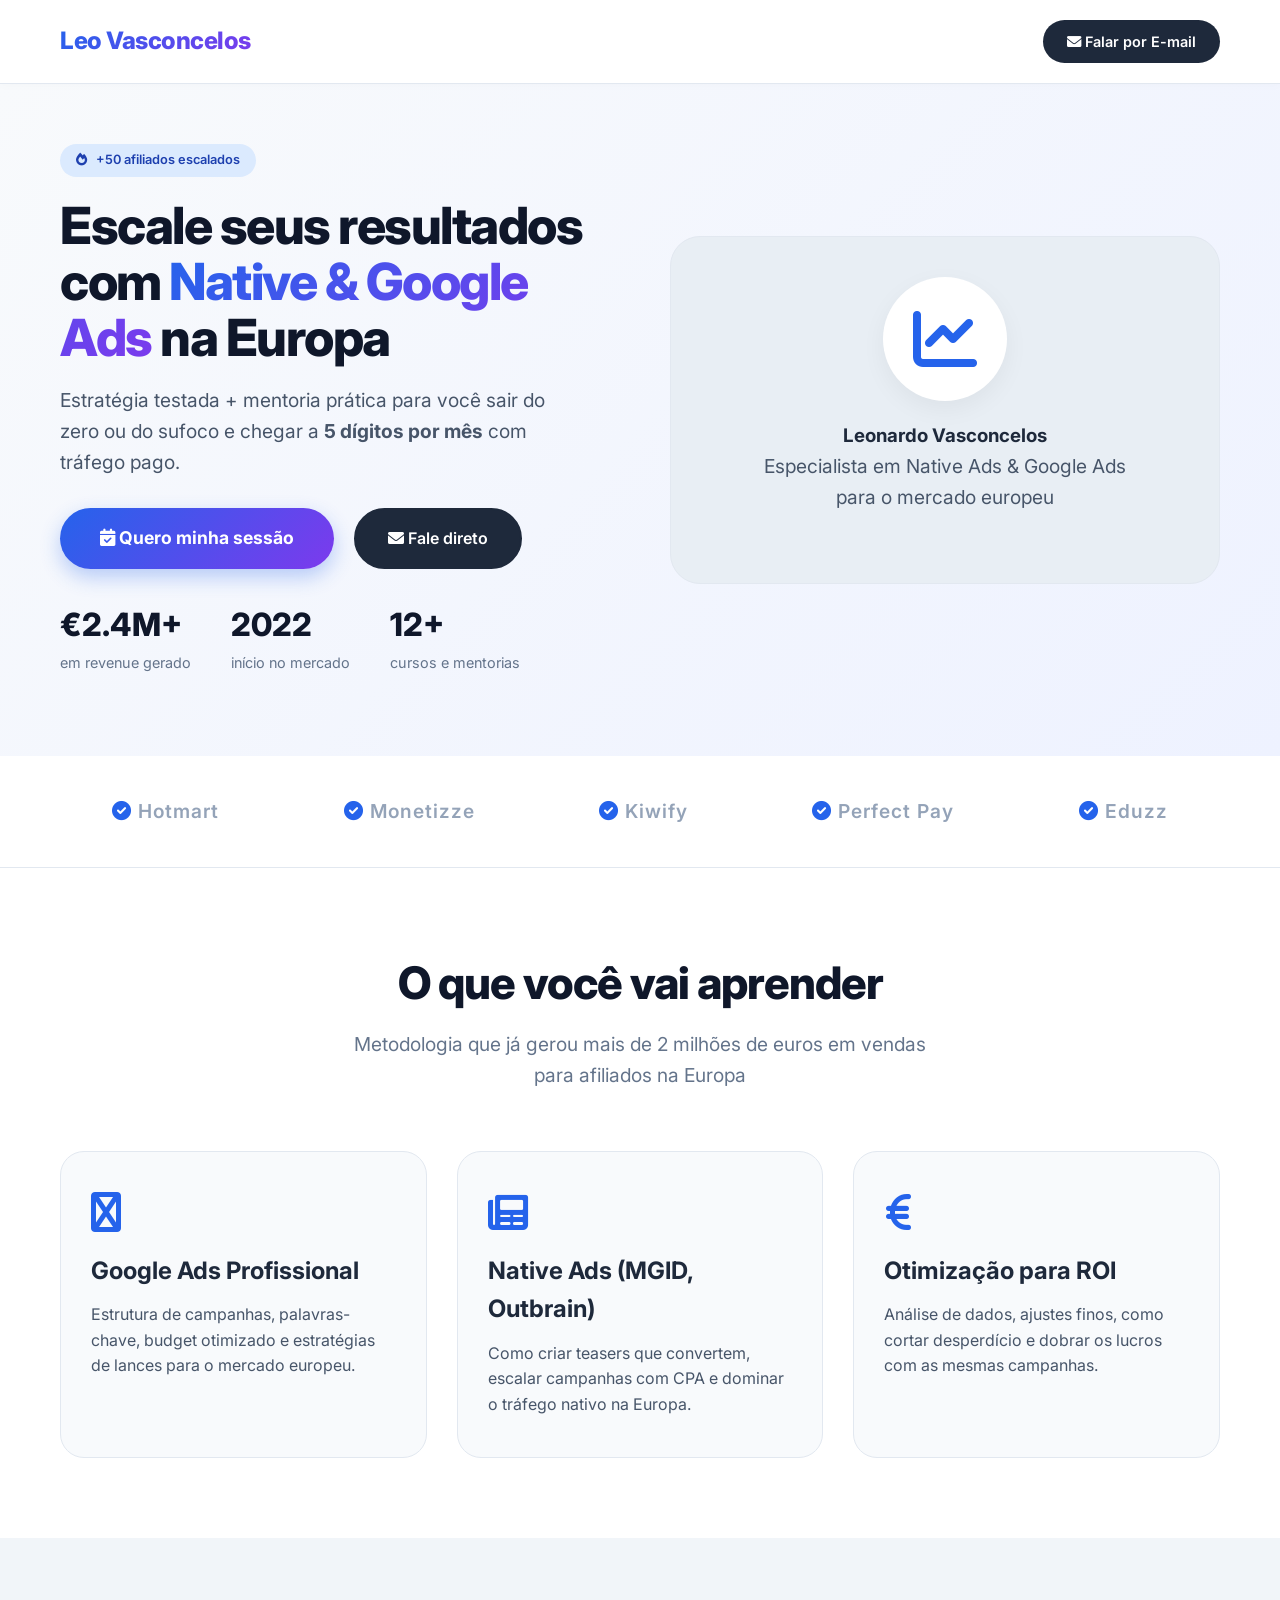
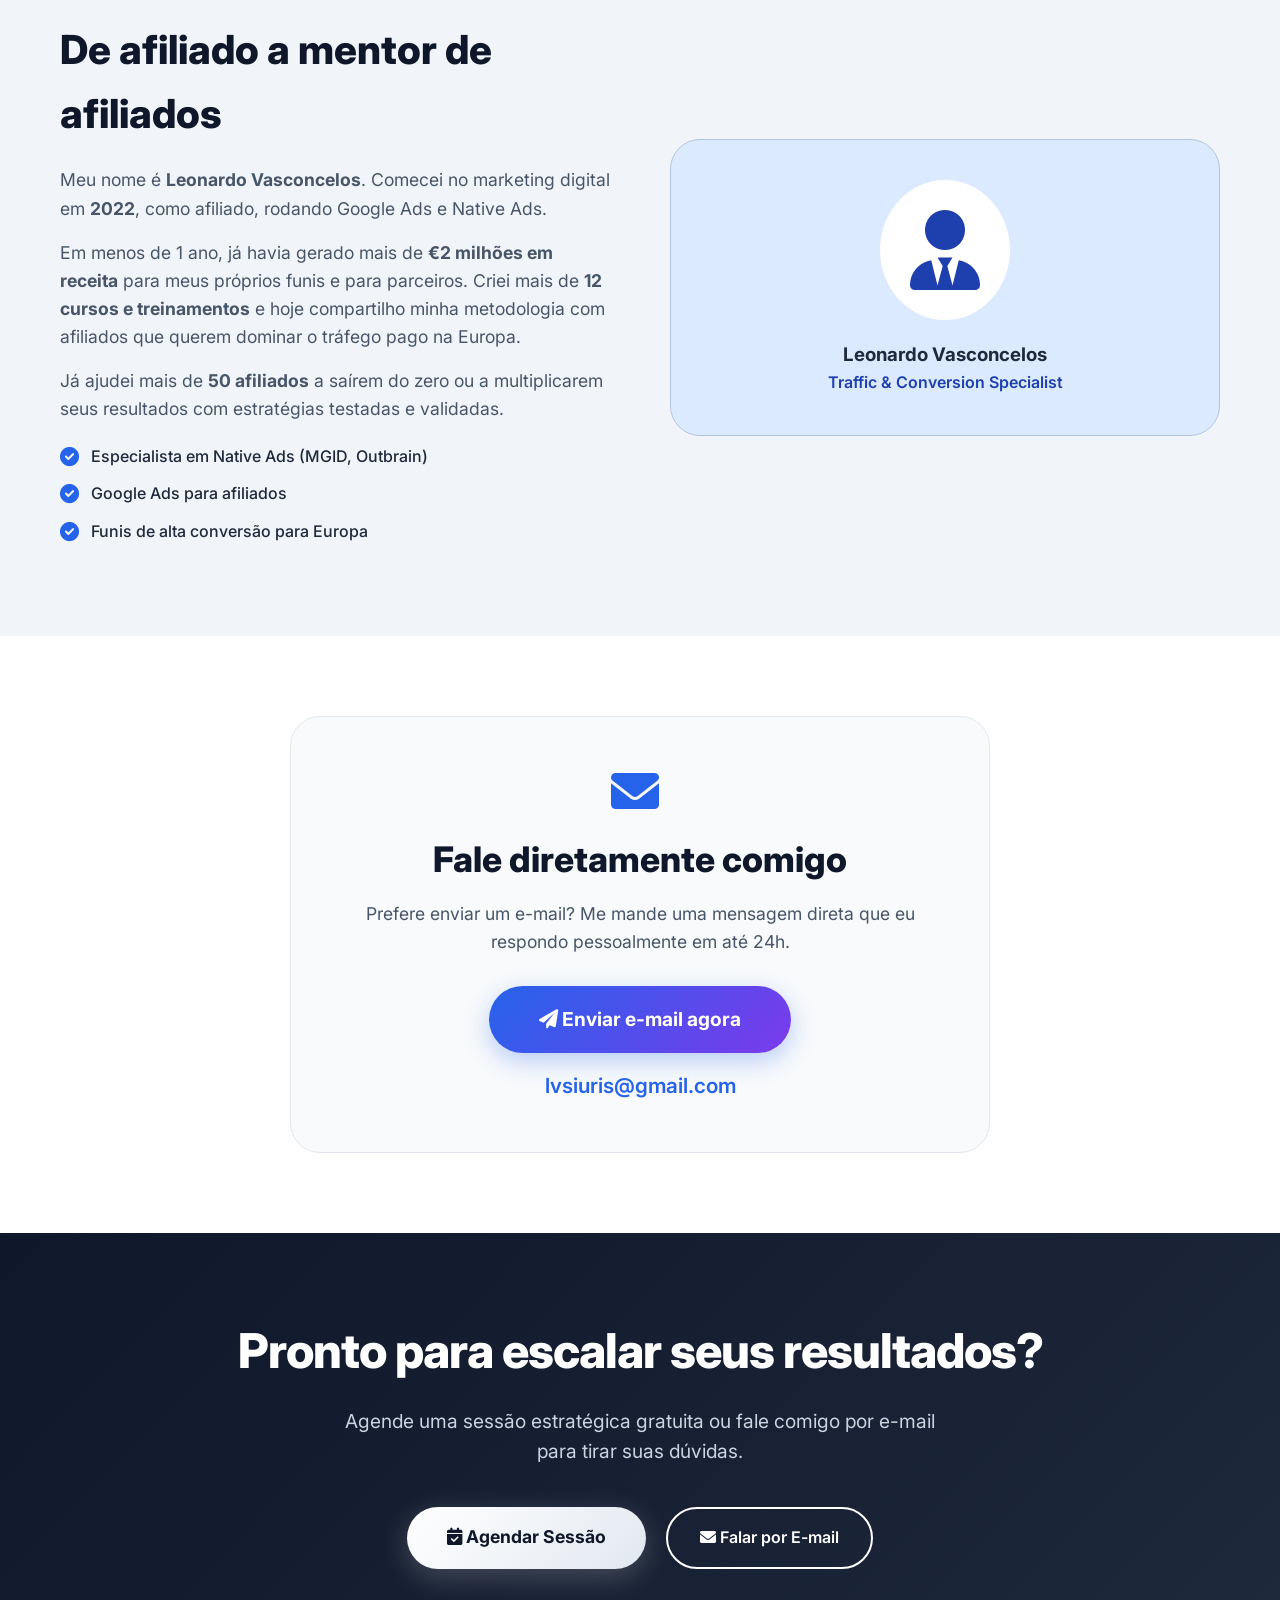
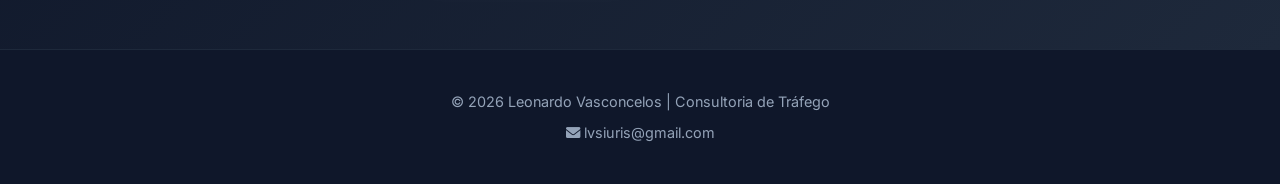
<file: leonardolanding_consultoria/index.html>
<!DOCTYPE html>
<html lang="pt-BR">
<head>
    <meta charset="UTF-8">
    <meta name="viewport" content="width=device-width, initial-scale=1.0">
    <title>Leo Vasconcelos | Consultoria Native & Google Ads</title>
    <!-- Google Fonts -->
    <link rel="preconnect" href="https://fonts.googleapis.com">
    <link rel="preconnect" href="https://fonts.gstatic.com" crossorigin>
    <link href="https://fonts.googleapis.com/css2?family=Inter:opsz,wght@14..32,300;14..32,400;14..32,600;14..32,700;14..32,800&display=swap" rel="stylesheet">
    <!-- Font Awesome (Ícones) -->
    <link rel="stylesheet" href="https://cdnjs.cloudflare.com/ajax/libs/font-awesome/6.0.0-beta3/css/all.min.css">
    <style>
        * {
            margin: 0;
            padding: 0;
            box-sizing: border-box;
        }

        body {
            font-family: 'Inter', sans-serif;
            background-color: #f8fafc;
            color: #1e293b;
            line-height: 1.6;
        }

        .container {
            max-width: 1200px;
            margin: 0 auto;
            padding: 0 20px;
        }

        /* HEADER / NAV */
        .navbar {
            padding: 20px 0;
            border-bottom: 1px solid #e2e8f0;
            background-color: #ffffff;
            position: sticky;
            top: 0;
            z-index: 100;
            box-shadow: 0 2px 10px rgba(0,0,0,0.02);
        }

        .navbar .container {
            display: flex;
            justify-content: space-between;
            align-items: center;
        }

        .logo {
            font-size: 1.5rem;
            font-weight: 800;
            background: linear-gradient(135deg, #2563eb, #7c3aed);
            -webkit-background-clip: text;
            -webkit-text-fill-color: transparent;
            background-clip: text;
            letter-spacing: -0.5px;
        }

        .nav-cta {
            background-color: #1e293b;
            color: #fff;
            padding: 10px 24px;
            border-radius: 30px;
            text-decoration: none;
            font-weight: 600;
            font-size: 0.9rem;
            transition: background 0.2s;
        }

        .nav-cta:hover {
            background-color: #0f172a;
        }

        /* HERO */
        .hero {
            padding: 60px 0 80px;
            background: linear-gradient(135deg, #f8fafc 0%, #eef2ff 100%);
        }

        .hero-grid {
            display: grid;
            grid-template-columns: 1fr 1fr;
            gap: 60px;
            align-items: center;
        }

        .hero-badge {
            display: inline-block;
            background: #dbeafe;
            color: #1e40af;
            padding: 6px 16px;
            border-radius: 30px;
            font-size: 0.8rem;
            font-weight: 600;
            margin-bottom: 20px;
        }

        .hero h1 {
            font-size: 3.2rem;
            font-weight: 800;
            line-height: 1.1;
            letter-spacing: -1.5px;
            color: #0f172a;
            margin-bottom: 20px;
        }

        .hero h1 span {
            background: linear-gradient(135deg, #2563eb, #7c3aed);
            -webkit-background-clip: text;
            -webkit-text-fill-color: transparent;
            background-clip: text;
        }

        .hero p {
            font-size: 1.2rem;
            color: #475569;
            margin-bottom: 30px;
            max-width: 500px;
        }

        .hero-stats {
            display: flex;
            gap: 40px;
            margin-top: 30px;
        }

        .hero-stats div {
            text-align: left;
        }

        .hero-stats strong {
            display: block;
            font-size: 2rem;
            font-weight: 800;
            color: #0f172a;
        }

        .hero-stats span {
            font-size: 0.9rem;
            color: #64748b;
        }

        .btn-primary {
            display: inline-block;
            background: linear-gradient(135deg, #2563eb, #7c3aed);
            color: #fff;
            padding: 16px 40px;
            border-radius: 40px;
            text-decoration: none;
            font-weight: 700;
            font-size: 1.1rem;
            box-shadow: 0 8px 20px rgba(37, 99, 235, 0.3);
            transition: transform 0.2s, box-shadow 0.2s;
            border: none;
            cursor: pointer;
        }

        .btn-primary:hover {
            transform: translateY(-3px);
            box-shadow: 0 12px 30px rgba(37, 99, 235, 0.4);
        }

        .btn-secondary {
            display: inline-block;
            background: transparent;
            color: #1e293b;
            padding: 16px 32px;
            border-radius: 40px;
            text-decoration: none;
            font-weight: 600;
            border: 2px solid #cbd5e1;
            transition: background 0.2s;
            margin-left: 10px;
        }

        .btn-secondary:hover {
            background: #f1f5f9;
        }

        .btn-email {
            display: inline-block;
            background: #1e293b;
            color: #fff;
            padding: 16px 32px;
            border-radius: 40px;
            text-decoration: none;
            font-weight: 600;
            border: 2px solid #1e293b;
            transition: all 0.2s;
            margin-left: 10px;
        }

        .btn-email:hover {
            background: #0f172a;
            border-color: #0f172a;
            transform: translateY(-3px);
        }

        .hero-image {
            background: #e2e8f0;
            border-radius: 30px;
            padding: 40px;
            text-align: center;
            background-image: url('data:image/svg+xml;utf8,<svg xmlns="http://www.w3.org/2000/svg" viewBox="0 0 100 100" preserveAspectRatio="none"><polygon points="0,0 100,0 100,100 0,100" fill="%23f1f5f9" opacity="0.4"/></svg>');
            background-size: cover;
            min-height: 300px;
            display: flex;
            flex-direction: column;
            justify-content: center;
            align-items: center;
            border: 1px solid #e2e8f0;
        }

        .hero-image i {
            font-size: 4rem;
            color: #2563eb;
            background: white;
            padding: 30px;
            border-radius: 50%;
            box-shadow: 0 8px 25px rgba(0,0,0,0.05);
        }

        .hero-image h3 {
            margin-top: 20px;
            color: #1e293b;
        }

        /* SOCIAL PROOF */
        .social-proof {
            padding: 40px 0;
            background: #ffffff;
            border-bottom: 1px solid #e2e8f0;
        }

        .social-proof .container {
            display: flex;
            justify-content: space-around;
            align-items: center;
            flex-wrap: wrap;
            gap: 20px;
        }

        .social-proof span {
            font-weight: 600;
            color: #94a3b8;
            font-size: 1.2rem;
            letter-spacing: 1px;
        }

        /* SERVICES */
        .services {
            padding: 80px 0;
            background: #ffffff;
        }

        .section-title {
            text-align: center;
            margin-bottom: 60px;
        }

        .section-title h2 {
            font-size: 2.8rem;
            font-weight: 800;
            color: #0f172a;
            letter-spacing: -1px;
        }

        .section-title p {
            color: #64748b;
            font-size: 1.2rem;
            max-width: 600px;
            margin: 10px auto 0;
        }

        .cards-grid {
            display: grid;
            grid-template-columns: repeat(auto-fit, minmax(280px, 1fr));
            gap: 30px;
        }

        .card {
            background: #f8fafc;
            padding: 40px 30px;
            border-radius: 24px;
            border: 1px solid #e2e8f0;
            transition: all 0.3s;
        }

        .card:hover {
            transform: translateY(-8px);
            box-shadow: 0 20px 40px rgba(0,0,0,0.04);
            border-color: #b1c5e0;
        }

        .card i {
            font-size: 2.5rem;
            color: #2563eb;
            margin-bottom: 20px;
        }

        .card h3 {
            font-size: 1.5rem;
            margin-bottom: 12px;
        }

        .card p {
            color: #475569;
        }

        /* ABOUT */
        .about {
            padding: 80px 0;
            background: #f1f5f9;
        }

        .about-grid {
            display: grid;
            grid-template-columns: 1fr 1fr;
            gap: 60px;
            align-items: center;
        }

        .about-content h2 {
            font-size: 2.5rem;
            font-weight: 800;
            color: #0f172a;
            margin-bottom: 20px;
        }

        .about-content p {
            color: #475569;
            margin-bottom: 16px;
            font-size: 1.1rem;
        }

        .about-content ul {
            list-style: none;
            margin-top: 20px;
        }

        .about-content ul li {
            margin-bottom: 12px;
            display: flex;
            align-items: center;
            gap: 12px;
            font-weight: 500;
        }

        .about-content ul li i {
            color: #2563eb;
            font-size: 1.2rem;
        }

        .about-image {
            background: #dbeafe;
            border-radius: 30px;
            padding: 40px;
            text-align: center;
            min-height: 250px;
            display: flex;
            flex-direction: column;
            justify-content: center;
            align-items: center;
            border: 1px solid #b1c5e0;
        }

        .about-image i {
            font-size: 5rem;
            color: #1e40af;
            background: white;
            padding: 30px;
            border-radius: 50%;
        }

        /* SEÇÃO EMAIL DIRETO */
        .email-section {
            padding: 80px 0;
            background: #ffffff;
        }

        .email-box {
            max-width: 700px;
            margin: 0 auto;
            background: #f8fafc;
            padding: 50px;
            border-radius: 30px;
            border: 1px solid #e2e8f0;
            text-align: center;
        }

        .email-box h2 {
            font-size: 2.2rem;
            font-weight: 800;
            color: #0f172a;
            margin-bottom: 12px;
        }

        .email-box p {
            color: #475569;
            font-size: 1.1rem;
            margin-bottom: 30px;
        }

        .email-box .btn-email-big {
            display: inline-block;
            background: linear-gradient(135deg, #2563eb, #7c3aed);
            color: #fff;
            padding: 18px 50px;
            border-radius: 50px;
            text-decoration: none;
            font-weight: 700;
            font-size: 1.2rem;
            box-shadow: 0 8px 25px rgba(37, 99, 235, 0.3);
            transition: all 0.3s;
        }

        .email-box .btn-email-big:hover {
            transform: translateY(-4px);
            box-shadow: 0 14px 35px rgba(37, 99, 235, 0.4);
        }

        .email-box .email-link {
            display: block;
            margin-top: 16px;
            color: #2563eb;
            font-size: 1.3rem;
            font-weight: 600;
            text-decoration: none;
        }

        .email-box .email-link:hover {
            text-decoration: underline;
        }

        .email-box .fa-envelope {
            margin-right: 10px;
        }

        /* CTA FINAL */
        .cta-final {
            padding: 80px 0;
            background: linear-gradient(135deg, #0f172a, #1e293b);
            color: white;
            text-align: center;
        }

        .cta-final h2 {
            font-size: 3rem;
            font-weight: 800;
            margin-bottom: 16px;
            letter-spacing: -1px;
        }

        .cta-final p {
            font-size: 1.2rem;
            color: #cbd5e1;
            max-width: 600px;
            margin: 0 auto 40px;
        }

        .cta-final .btn-primary {
            background: linear-gradient(135deg, #ffffff, #e2e8f0);
            color: #0f172a;
            box-shadow: 0 8px 30px rgba(255,255,255,0.2);
        }

        .cta-final .btn-primary:hover {
            background: #ffffff;
            box-shadow: 0 12px 40px rgba(255,255,255,0.3);
        }

        .cta-final .btn-email {
            background: transparent;
            border-color: #ffffff;
            color: #ffffff;
            margin-left: 10px;
        }

        .cta-final .btn-email:hover {
            background: rgba(255,255,255,0.1);
        }

        /* FOOTER */
        .footer {
            padding: 40px 0;
            background: #0f172a;
            border-top: 1px solid #1e293b;
            text-align: center;
            color: #94a3b8;
            font-size: 0.9rem;
        }

        .footer a {
            color: #94a3b8;
            text-decoration: none;
        }

        .footer a:hover {
            color: #ffffff;
            text-decoration: underline;
        }

        /* RESPONSIVO */
        @media (max-width: 900px) {
            .hero-grid, .about-grid {
                grid-template-columns: 1fr;
            }

            .hero h1 {
                font-size: 2.5rem;
            }

            .hero-stats {
                flex-wrap: wrap;
            }

            .section-title h2 {
                font-size: 2rem;
            }

            .cta-final h2 {
                font-size: 2rem;
            }

            .btn-secondary, .btn-email {
                margin-left: 0;
                margin-top: 10px;
            }

            .email-box {
                padding: 30px 20px;
            }
        }

        @media (max-width: 600px) {
            .navbar .container {
                flex-direction: column;
                gap: 16px;
            }

            .hero h1 {
                font-size: 2rem;
            }

            .email-box h2 {
                font-size: 1.6rem;
            }
        }
    </style>
</head>
<body>

    <!-- NAVBAR -->
    <nav class="navbar">
        <div class="container">
            <div class="logo">Leo Vasconcelos</div>
            <a href="mailto:lvsiuris@gmail.com" class="nav-cta"><i class="fas fa-envelope"></i> Falar por E-mail</a>
        </div>
    </nav>

    <!-- HERO -->
    <section class="hero">
        <div class="container hero-grid">
            <div>
                <div class="hero-badge"><i class="fas fa-fire" style="margin-right: 6px;"></i> +50 afiliados escalados</div>
                <h1>Escale seus resultados com <span>Native & Google Ads</span> na Europa</h1>
                <p>Estratégia testada + mentoria prática para você sair do zero ou do sufoco e chegar a <strong>5 dígitos por mês</strong> com tráfego pago.</p>
                <div style="display: flex; flex-wrap: wrap; gap: 10px;">
                    <a href="#cta" class="btn-primary"><i class="fas fa-calendar-check"></i> Quero minha sessão</a>
                    <a href="mailto:lvsiuris@gmail.com" class="btn-email"><i class="fas fa-envelope"></i> Fale direto</a>
                </div>
                <div class="hero-stats">
                    <div>
                        <strong>€2.4M+</strong>
                        <span>em revenue gerado</span>
                    </div>
                    <div>
                        <strong>2022</strong>
                        <span>início no mercado</span>
                    </div>
                    <div>
                        <strong>12+</strong>
                        <span>cursos e mentorias</span>
                    </div>
                </div>
            </div>
            <div class="hero-image">
                <i class="fas fa-chart-line"></i>
                <h3>Leonardo Vasconcelos</h3>
                <p style="color: #475569; max-width: 80%;">Especialista em Native Ads & Google Ads para o mercado europeu</p>
            </div>
        </div>
    </section>

    <!-- SOCIAL PROOF -->
    <section class="social-proof">
        <div class="container">
            <span><i class="fas fa-check-circle" style="color: #2563eb;"></i> Hotmart</span>
            <span><i class="fas fa-check-circle" style="color: #2563eb;"></i> Monetizze</span>
            <span><i class="fas fa-check-circle" style="color: #2563eb;"></i> Kiwify</span>
            <span><i class="fas fa-check-circle" style="color: #2563eb;"></i> Perfect Pay</span>
            <span><i class="fas fa-check-circle" style="color: #2563eb;"></i> Eduzz</span>
        </div>
    </section>

    <!-- SERVICES -->
    <section class="services" id="services">
        <div class="container">
            <div class="section-title">
                <h2>O que você vai aprender</h2>
                <p>Metodologia que já gerou mais de 2 milhões de euros em vendas para afiliados na Europa</p>
            </div>
            <div class="cards-grid">
                <div class="card">
                    <i class="fas fa-google"></i>
                    <h3>Google Ads Profissional</h3>
                    <p>Estrutura de campanhas, palavras-chave, budget otimizado e estratégias de lances para o mercado europeu.</p>
                </div>
                <div class="card">
                    <i class="fas fa-newspaper"></i>
                    <h3>Native Ads (MGID, Outbrain)</h3>
                    <p>Como criar teasers que convertem, escalar campanhas com CPA e dominar o tráfego nativo na Europa.</p>
                </div>
                <div class="card">
                    <i class="fas fa-euro-sign"></i>
                    <h3>Otimização para ROI</h3>
                    <p>Análise de dados, ajustes finos, como cortar desperdício e dobrar os lucros com as mesmas campanhas.</p>
                </div>
            </div>
        </div>
    </section>

    <!-- ABOUT -->
    <section class="about" id="about">
        <div class="container about-grid">
            <div class="about-content">
                <h2>De afiliado a mentor de afiliados</h2>
                <p>Meu nome é <strong>Leonardo Vasconcelos</strong>. Comecei no marketing digital em <strong>2022</strong>, como afiliado, rodando Google Ads e Native Ads.</p>
                <p>Em menos de 1 ano, já havia gerado mais de <strong>€2 milhões em receita</strong> para meus próprios funis e para parceiros. Criei mais de <strong>12 cursos e treinamentos</strong> e hoje compartilho minha metodologia com afiliados que querem dominar o tráfego pago na Europa.</p>
                <p>Já ajudei mais de <strong>50 afiliados</strong> a saírem do zero ou a multiplicarem seus resultados com estratégias testadas e validadas.</p>
                <ul>
                    <li><i class="fas fa-check-circle"></i> Especialista em Native Ads (MGID, Outbrain)</li>
                    <li><i class="fas fa-check-circle"></i> Google Ads para afiliados</li>
                    <li><i class="fas fa-check-circle"></i> Funis de alta conversão para Europa</li>
                </ul>
            </div>
            <div class="about-image">
                <i class="fas fa-user-tie"></i>
                <h3 style="margin-top: 20px;">Leonardo Vasconcelos</h3>
                <p style="color: #1e40af; font-weight: 600;">Traffic & Conversion Specialist</p>
            </div>
        </div>
    </section>

    <!-- SEÇÃO DE EMAIL DIRETO -->
    <section class="email-section" id="email">
        <div class="container">
            <div class="email-box">
                <i class="fas fa-envelope" style="font-size: 3rem; color: #2563eb; margin-bottom: 16px;"></i>
                <h2>Fale diretamente comigo</h2>
                <p>Prefere enviar um e-mail? Me mande uma mensagem direta que eu respondo pessoalmente em até 24h.</p>
                <a href="mailto:lvsiuris@gmail.com" class="btn-email-big">
                    <i class="fas fa-paper-plane"></i> Enviar e-mail agora
                </a>
                <a href="mailto:lvsiuris@gmail.com" class="email-link">
                    lvsiuris@gmail.com
                </a>
            </div>
        </div>
    </section>

    <!-- CTA FINAL -->
    <section class="cta-final" id="cta">
        <div class="container">
            <h2>Pronto para escalar seus resultados?</h2>
            <p>Agende uma sessão estratégica gratuita ou fale comigo por e-mail para tirar suas dúvidas.</p>
            <div style="display: flex; flex-wrap: wrap; gap: 10px; justify-content: center;">
                <a href="#" class="btn-primary"><i class="fas fa-calendar-check"></i> Agendar Sessão</a>
                <a href="mailto:lvsiuris@gmail.com" class="btn-email"><i class="fas fa-envelope"></i> Falar por E-mail</a>
            </div>
        </div>
    </section>

    <!-- FOOTER -->
    <footer class="footer">
        <div class="container">
            <p style="margin-bottom: 8px;">© 2026 Leonardo Vasconcelos | Consultoria de Tráfego</p>
            <p>
                <a href="mailto:lvsiuris@gmail.com"><i class="fas fa-envelope"></i> lvsiuris@gmail.com</a>
            </p>
        </div>
    </footer>

</body>
</html>
</file>
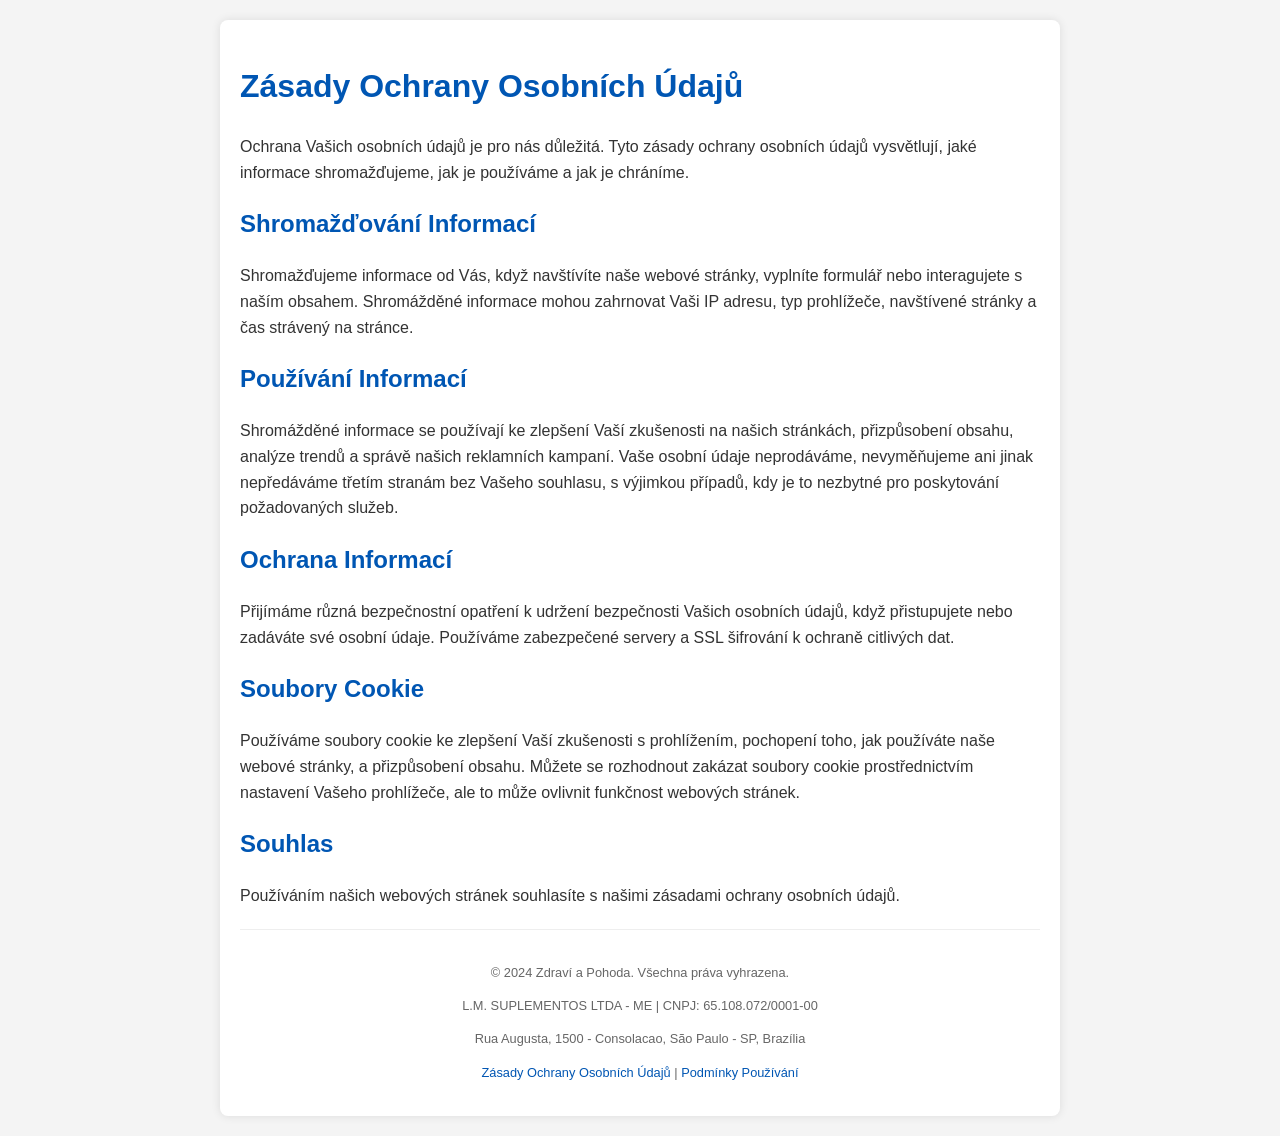
<file: pre_cz_diabetes/privacy.html>
<!DOCTYPE html>
<html lang="cs">
<head>
    <!-- Google Tag Manager -->
    <script>(function(w,d,s,l,i){w[l]=w[l]||[];w[l].push({\'gtm.start\':
    new Date().getTime(),event:\'gtm.js\'});var f=d.getElementsByTagName(s)[0],
    j=d.createElement(s),dl=l!=\'dataLayer\'?\'\\u0026l=\':\'\';j.async=true;j.src=
    \'https://www.googletagmanager.com/gtm.js?id=\'+i+dl;f.parentNode.insertBefore(j,f);
    })(window,document,\'script\',\'dataLayer\',\'GTM-XXXXXXX\');</script>
    <!-- End Google Tag Manager -->
    <meta charset="UTF-8">
    <meta name="viewport" content="width=device-width, initial-scale=1.0">
    <title>Zásady Ochrany Osobních Údajů</title>
    <style>
        body {
            font-family: Arial, sans-serif;
            line-height: 1.6;
            margin: 0;
            padding: 0;
            background-color: #f4f4f4;
            color: #333;
        }
        .container {
            width: 90%;
            max-width: 800px;
            margin: 20px auto;
            background-color: #fff;
            padding: 20px;
            border-radius: 8px;
            box-shadow: 0 0 10px rgba(0,0,0,0.1);
        }
        h1, h2 {
            color: #0056b3;
        }
        .footer {
            text-align: center;
            padding-top: 20px;
            margin-top: 20px;
            border-top: 1px solid #eee;
            font-size: 0.8em;
            color: #666;
        }
        a {
            color: #0056b3;
            text-decoration: none;
        }
        a:hover {
            text-decoration: underline;
        }
    </style>
</head>
<body>
    <!-- Google Tag Manager (noscript) -->
    <noscript><iframe src="https://www.googletagmanager.com/ns.html?id=GTM-XXXXXXX" height="0" width="0" style="display:none;visibility:hidden"></iframe></noscript>
    <!-- End Google Tag Manager (noscript) -->
    <!-- Facebook Pixel Code (noscript) -->
    <noscript><img height="1" width="1" style="display:none"
    src="https://www.facebook.com/tr?id=YOUR_PIXEL_ID&ev=PageView&noscript=1"
    /></noscript>
    <!-- End Facebook Pixel Code (noscript) -->
    <div class="container">
        <h1>Zásady Ochrany Osobních Údajů</h1>
        <p>Ochrana Vašich osobních údajů je pro nás důležitá. Tyto zásady ochrany osobních údajů vysvětlují, jaké informace shromažďujeme, jak je používáme a jak je chráníme.</p>

        <h2>Shromažďování Informací</h2>
        <p>Shromažďujeme informace od Vás, když navštívíte naše webové stránky, vyplníte formulář nebo interagujete s naším obsahem. Shromážděné informace mohou zahrnovat Vaši IP adresu, typ prohlížeče, navštívené stránky a čas strávený na stránce.</p>

        <h2>Používání Informací</h2>
        <p>Shromážděné informace se používají ke zlepšení Vaší zkušenosti na našich stránkách, přizpůsobení obsahu, analýze trendů a správě našich reklamních kampaní. Vaše osobní údaje neprodáváme, nevyměňujeme ani jinak nepředáváme třetím stranám bez Vašeho souhlasu, s výjimkou případů, kdy je to nezbytné pro poskytování požadovaných služeb.</p>

        <h2>Ochrana Informací</h2>
        <p>Přijímáme různá bezpečnostní opatření k udržení bezpečnosti Vašich osobních údajů, když přistupujete nebo zadáváte své osobní údaje. Používáme zabezpečené servery a SSL šifrování k ochraně citlivých dat.</p>

        <h2>Soubory Cookie</h2>
        <p>Používáme soubory cookie ke zlepšení Vaší zkušenosti s prohlížením, pochopení toho, jak používáte naše webové stránky, a přizpůsobení obsahu. Můžete se rozhodnout zakázat soubory cookie prostřednictvím nastavení Vašeho prohlížeče, ale to může ovlivnit funkčnost webových stránek.</p>

        <h2>Souhlas</h2>
        <p>Používáním našich webových stránek souhlasíte s našimi zásadami ochrany osobních údajů.</p>

        <div class="footer">
            <p>&copy; 2024 Zdraví a Pohoda. Všechna práva vyhrazena.</p>
            <p>L.M. SUPLEMENTOS LTDA - ME | CNPJ: 65.108.072/0001-00</p>
            <p>Rua Augusta, 1500 - Consolacao, São Paulo - SP, Brazília</p>
            <p><a href="privacy.html">Zásady Ochrany Osobních Údajů</a> | <a href="terms.html">Podmínky Používání</a></p>
        </div>
    </div>
</body>
</html>
</file>
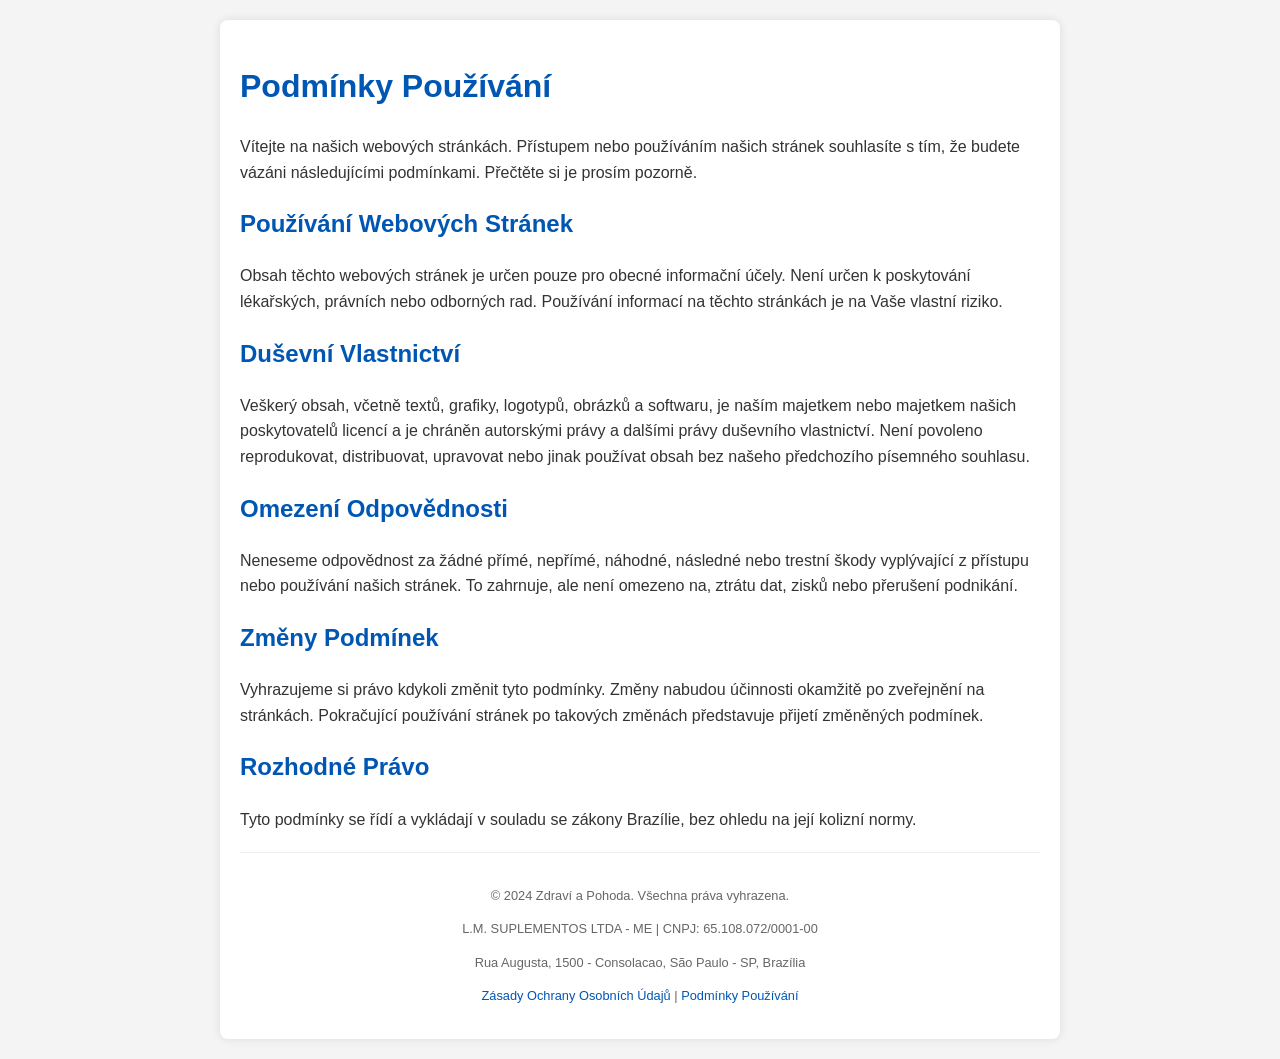
<file: pre_cz_diabetes/terms.html>
<!DOCTYPE html>
<html lang="cs">
<head>
    <!-- Google Tag Manager -->
    <script>(function(w,d,s,l,i){w[l]=w[l]||[];w[l].push({\'gtm.start\':
    new Date().getTime(),event:\'gtm.js\'});var f=d.getElementsByTagName(s)[0],
    j=d.createElement(s),dl=l!=\'dataLayer\'?\'\\u0026l=\':\'\';j.async=true;j.src=
    \'https://www.googletagmanager.com/gtm.js?id=\'+i+dl;f.parentNode.insertBefore(j,f);
    })(window,document,\'script\',\'dataLayer\',\'GTM-XXXXXXX\');</script>
    <!-- End Google Tag Manager -->
    <meta charset="UTF-8">
    <meta name="viewport" content="width=device-width, initial-scale=1.0">
    <title>Podmínky Používání</title>
    <style>
        body {
            font-family: Arial, sans-serif;
            line-height: 1.6;
            margin: 0;
            padding: 0;
            background-color: #f4f4f4;
            color: #333;
        }
        .container {
            width: 90%;
            max-width: 800px;
            margin: 20px auto;
            background-color: #fff;
            padding: 20px;
            border-radius: 8px;
            box-shadow: 0 0 10px rgba(0,0,0,0.1);
        }
        h1, h2 {
            color: #0056b3;
        }
        .footer {
            text-align: center;
            padding-top: 20px;
            margin-top: 20px;
            border-top: 1px solid #eee;
            font-size: 0.8em;
            color: #666;
        }
        a {
            color: #0056b3;
            text-decoration: none;
        }
        a:hover {
            text-decoration: underline;
        }
    </style>
</head>
<body>
    <!-- Google Tag Manager (noscript) -->
    <noscript><iframe src="https://www.googletagmanager.com/ns.html?id=GTM-XXXXXXX" height="0" width="0" style="display:none;visibility:hidden"></iframe></noscript>
    <!-- End Google Tag Manager (noscript) -->
    <!-- Facebook Pixel Code (noscript) -->
    <noscript><img height="1" width="1" style="display:none"
    src="https://www.facebook.com/tr?id=YOUR_PIXEL_ID&ev=PageView&noscript=1"
    /></noscript>
    <!-- End Facebook Pixel Code (noscript) -->
    <div class="container">
        <h1>Podmínky Používání</h1>
        <p>Vítejte na našich webových stránkách. Přístupem nebo používáním našich stránek souhlasíte s tím, že budete vázáni následujícími podmínkami. Přečtěte si je prosím pozorně.</p>

        <h2>Používání Webových Stránek</h2>
        <p>Obsah těchto webových stránek je určen pouze pro obecné informační účely. Není určen k poskytování lékařských, právních nebo odborných rad. Používání informací na těchto stránkách je na Vaše vlastní riziko.</p>

        <h2>Duševní Vlastnictví</h2>
        <p>Veškerý obsah, včetně textů, grafiky, logotypů, obrázků a softwaru, je naším majetkem nebo majetkem našich poskytovatelů licencí a je chráněn autorskými právy a dalšími právy duševního vlastnictví. Není povoleno reprodukovat, distribuovat, upravovat nebo jinak používat obsah bez našeho předchozího písemného souhlasu.</p>

        <h2>Omezení Odpovědnosti</h2>
        <p>Neneseme odpovědnost za žádné přímé, nepřímé, náhodné, následné nebo trestní škody vyplývající z přístupu nebo používání našich stránek. To zahrnuje, ale není omezeno na, ztrátu dat, zisků nebo přerušení podnikání.</p>

        <h2>Změny Podmínek</h2>
        <p>Vyhrazujeme si právo kdykoli změnit tyto podmínky. Změny nabudou účinnosti okamžitě po zveřejnění na stránkách. Pokračující používání stránek po takových změnách představuje přijetí změněných podmínek.</p>

        <h2>Rozhodné Právo</h2>
        <p>Tyto podmínky se řídí a vykládají v souladu se zákony Brazílie, bez ohledu na její kolizní normy.</p>

        <div class="footer">
            <p>&copy; 2024 Zdraví a Pohoda. Všechna práva vyhrazena.</p>
            <p>L.M. SUPLEMENTOS LTDA - ME | CNPJ: 65.108.072/0001-00</p>
            <p>Rua Augusta, 1500 - Consolacao, São Paulo - SP, Brazília</p>
            <p><a href="privacy.html">Zásady Ochrany Osobních Údajů</a> | <a href="terms.html">Podmínky Používání</a></p>
        </div>
    </div>
</body>
</html>
</file>
